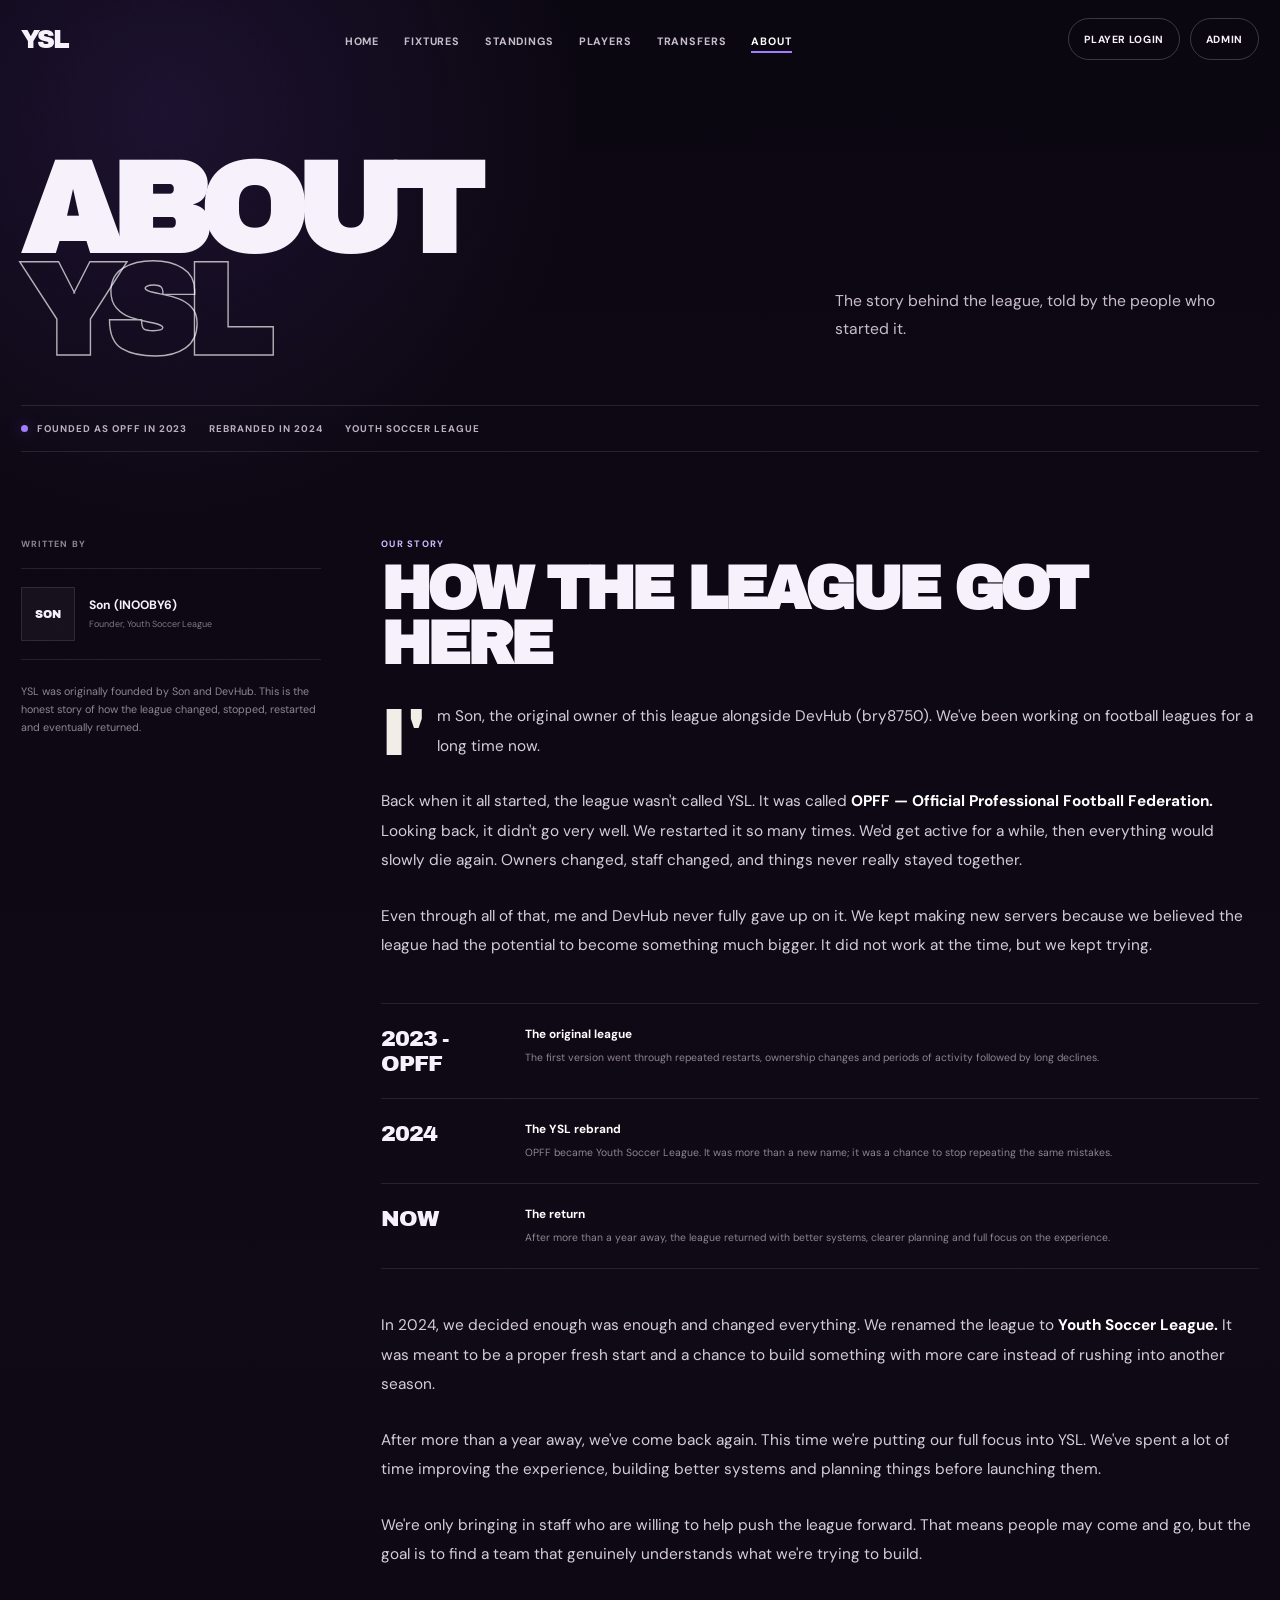
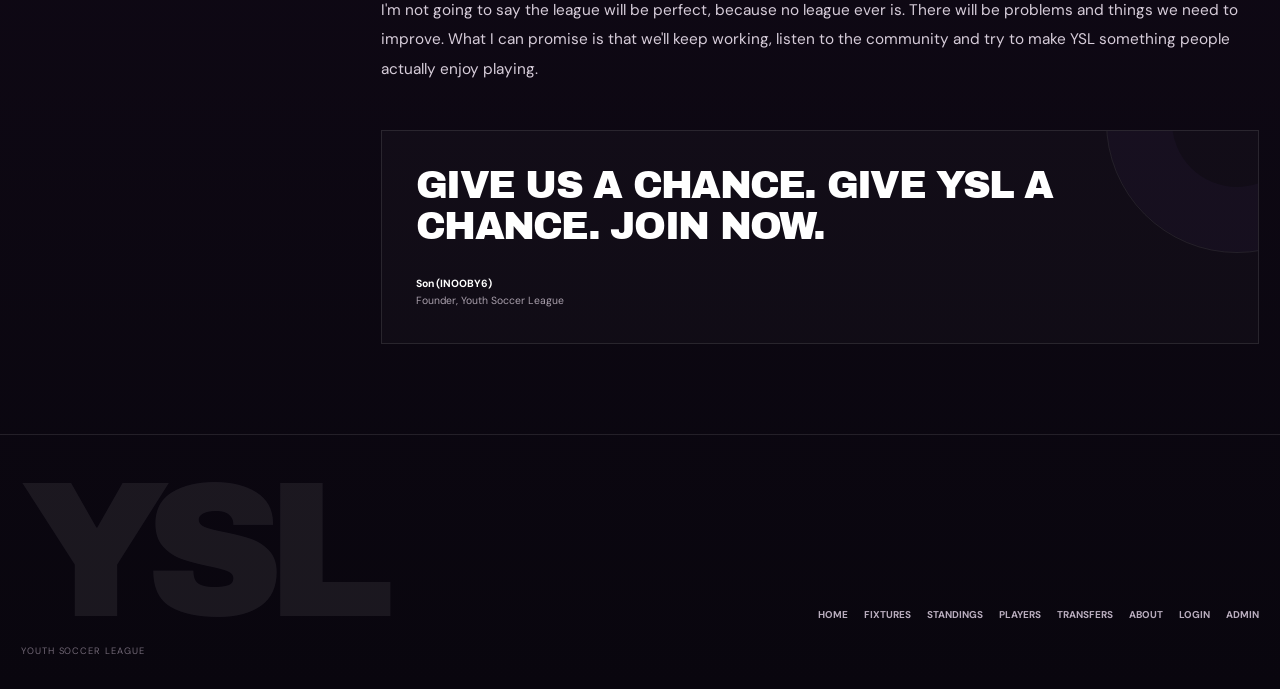
<file: about.html>
<!doctype html>
<html lang="en">
<head>
<meta charset="utf-8">
<meta name="viewport" content="width=device-width,initial-scale=1,viewport-fit=cover">
<meta name="theme-color" content="#0b0711">
<meta name="description" content="The story behind Youth Soccer League">
<title>About — YSL</title>
<link rel="preconnect" href="https://fonts.googleapis.com">
<link rel="preconnect" href="https://fonts.gstatic.com" crossorigin>
<link href="https://fonts.googleapis.com/css2?family=Archivo+Black&family=DM+Sans:wght@400;500;600;700&display=swap" rel="stylesheet">
<style>
:root{
  --bg:#0b0711;--bg2:#100916;--paper:#f2ede6;--ink:#121014;
  --text:#f7f1fb;--muted:#a69aaa;--purple:#8756e8;--purple-hot:#a47cff;
  --line:rgba(255,255,255,.10);--line2:rgba(255,255,255,.20);
  --max:1440px;--ease:cubic-bezier(.22,.84,.26,1)
}
*{box-sizing:border-box}
html{scroll-behavior:smooth;background:var(--bg);color-scheme:dark}
body{
  margin:0;
  min-height:100vh;
  overflow-x:hidden;
  color:var(--text);
  background:
    radial-gradient(circle at 13% 5%,rgba(135,86,232,.14),transparent 26rem),
    linear-gradient(180deg,var(--bg),var(--bg2) 58%,#09060e);
  font-family:"DM Sans",system-ui,sans-serif;
}
body:before{
  content:"";
  position:fixed;
  inset:0;
  z-index:90;
  pointer-events:none;
  opacity:.08;
  mix-blend-mode:soft-light;
  background-image:url("data:image/svg+xml,%3Csvg viewBox='0 0 180 180' xmlns='http://www.w3.org/2000/svg'%3E%3Cfilter id='n'%3E%3CfeTurbulence type='fractalNoise' baseFrequency='.9' numOctaves='4' stitchTiles='stitch'/%3E%3C/filter%3E%3Crect width='100%25' height='100%25' filter='url(%23n)' opacity='.34'/%3E%3C/svg%3E");
}
a{color:inherit;text-decoration:none}
button{font:inherit;cursor:pointer}
.shell{width:min(var(--max),calc(100% - 42px));margin:auto}

.site-header{
  position:fixed;
  inset:0 0 auto;
  z-index:60;
  border-bottom:1px solid transparent;
  transition:.35s;
}
.site-header.scrolled{
  background:rgba(11,7,17,.84);
  border-color:var(--line);
  backdrop-filter:blur(18px);
}
.nav{
  min-height:78px;
  display:grid;
  grid-template-columns:auto 1fr auto;
  align-items:center;
  gap:30px;
}
.brand{
  font-family:"Archivo Black";
  font-size:1.55rem;
  letter-spacing:-.08em;
  text-transform:uppercase;
}
.nav-links{
  justify-self:center;
  display:flex;
  gap:25px;
}
.nav-links a{
  position:relative;
  padding:29px 0 26px;
  color:#c8becb;
  font-size:.67rem;
  font-weight:700;
  text-transform:uppercase;
  letter-spacing:.08em;
}
.nav-links a:after{
  content:"";
  position:absolute;
  left:0;right:0;bottom:21px;
  height:2px;
  background:var(--purple-hot);
  transform:scaleX(0);
  transform-origin:right;
  transition:transform .28s var(--ease);
}
.nav-links a:hover,.nav-links a.active{color:#fff}
.nav-links a:hover:after,.nav-links a.active:after{transform:scaleX(1);transform-origin:left}
.nav-actions{display:flex;gap:10px}
.nav-button{
  min-height:42px;
  display:inline-flex;
  align-items:center;
  padding:0 15px;
  border:1px solid var(--line2);
  border-radius:999px;
  font-size:.65rem;
  font-weight:700;
  text-transform:uppercase;
  letter-spacing:.06em;
  transition:.2s;
}
.nav-button:hover{transform:translateY(-2px);background:rgba(255,255,255,.05)}
.menu-button{
  display:none;
  width:42px;height:42px;
  border:1px solid var(--line2);
  border-radius:50%;
  background:transparent;
  color:#fff;
}

.page-head{padding:160px 0 54px}
.page-head-grid{
  display:grid;
  grid-template-columns:1.28fr .72fr;
  gap:60px;
  align-items:end;
}
.page-title{
  margin:0;
  font-family:"Archivo Black";
  font-size:clamp(4.8rem,10vw,10rem);
  line-height:.8;
  letter-spacing:-.085em;
  text-transform:uppercase;
}
.page-title span{
  display:block;
  color:transparent;
  -webkit-text-stroke:1.4px rgba(255,255,255,.68);
}
.page-copy{
  max-width:430px;
  color:#c8bdcb;
  line-height:1.75;
  font-size:.98rem;
  padding-bottom:7px;
}
.page-meta{
  margin-top:40px;
  padding:16px 0;
  display:flex;
  flex-wrap:wrap;
  gap:22px;
  border-top:1px solid var(--line);
  border-bottom:1px solid var(--line);
}
.meta-item{
  display:flex;
  align-items:center;
  gap:9px;
  color:#bcb0c0;
  font-size:.61rem;
  font-weight:700;
  text-transform:uppercase;
  letter-spacing:.1em;
}
.meta-dot{
  width:7px;height:7px;
  border-radius:50%;
  background:var(--purple-hot);
  box-shadow:0 0 15px rgba(164,124,255,.45);
}

.story{padding:32px 0 90px}
.story-grid{
  display:grid;
  grid-template-columns:300px minmax(0,1fr);
  gap:60px;
}
.story-aside{
  position:sticky;
  top:120px;
  height:max-content;
}
.aside-label{
  color:#8f8493;
  font-size:.56rem;
  font-weight:700;
  text-transform:uppercase;
  letter-spacing:.12em;
}
.founder{
  display:flex;
  align-items:center;
  gap:14px;
  margin-top:18px;
  padding:18px 0;
  border-top:1px solid var(--line);
  border-bottom:1px solid var(--line);
}
.founder-mark{
  width:54px;height:54px;
  display:grid;
  place-items:center;
  border:1px solid var(--line);
  background:#17111d;
  font-family:"Archivo Black";
  font-size:.7rem;
}
.founder strong{display:block;font-size:.76rem}
.founder span{display:block;margin-top:5px;color:#817686;font-size:.56rem}
.aside-copy{
  margin-top:22px;
  color:#8f8493;
  line-height:1.7;
  font-size:.67rem;
}
.story-content{
  max-width:880px;
}
.story-kicker{
  color:#cdbdff;
  font-size:.58rem;
  font-weight:700;
  letter-spacing:.14em;
  text-transform:uppercase;
}
.story-content h2{
  margin:12px 0 30px;
  font-family:"Archivo Black";
  font-size:clamp(2rem,4.7vw,4.8rem);
  line-height:.92;
  letter-spacing:-.06em;
  text-transform:uppercase;
}
.story-content p{
  margin:0 0 26px;
  color:#d6ccd9;
  line-height:1.92;
  font-size:clamp(.93rem,1.2vw,1.04rem);
}
.story-content strong{color:#fff}
.dropcap:first-letter{
  float:left;
  margin:7px 11px 0 0;
  font-family:"Archivo Black";
  font-size:4.2rem;
  line-height:.72;
  color:var(--paper);
}
.timeline{
  margin:42px 0;
  border-top:1px solid var(--line);
}
.timeline-row{
  display:grid;
  grid-template-columns:120px 1fr;
  gap:24px;
  padding:22px 0;
  border-bottom:1px solid var(--line);
}
.timeline-year{
  font-family:"Archivo Black";
  font-size:1.4rem;
  letter-spacing:-.05em;
}
.timeline-copy strong{
  display:block;
  margin-bottom:7px;
  font-size:.74rem;
}
.timeline-copy span{
  display:block;
  color:#8f8493;
  line-height:1.65;
  font-size:.65rem;
}
.quote{
  position:relative;
  margin-top:46px;
  padding:34px;
  overflow:hidden;
  border:1px solid var(--line);
  background:rgba(255,255,255,.022);
}
.quote:after{
  content:"";
  position:absolute;
  width:260px;height:260px;
  right:-110px;top:-140px;
  border:1px solid rgba(255,255,255,.08);
  border-radius:50%;
  box-shadow:inset 0 0 0 65px rgba(135,86,232,.04);
}
.quote p{
  position:relative;
  z-index:2;
  max-width:760px;
  margin:0;
  color:#fff;
  font-family:"Archivo Black";
  font-size:clamp(1.55rem,3vw,3rem);
  line-height:1.08;
  letter-spacing:-.045em;
  text-transform:uppercase;
}
.signature{
  position:relative;
  z-index:2;
  margin-top:28px;
  color:#aaa0ad;
  font-size:.65rem;
  line-height:1.6;
}
.signature strong{color:#fff}

.footer{padding:48px 0 32px;border-top:1px solid var(--line)}
.footer-top{
  display:grid;
  grid-template-columns:1fr auto;
  align-items:end;
  gap:30px;
}
.footer-word{
  font-family:"Archivo Black";
  font-size:clamp(5rem,15vw,13rem);
  line-height:.72;
  letter-spacing:-.09em;
  color:rgba(255,255,255,.07);
}
.footer-links{
  display:flex;
  flex-wrap:wrap;
  justify-content:flex-end;
  gap:16px;
  color:#b9adbe;
  font-size:.62rem;
  font-weight:700;
  text-transform:uppercase;
}
.footer-copy{
  margin-top:24px;
  color:#716775;
  font-size:.58rem;
  text-transform:uppercase;
  letter-spacing:.1em;
}
.reveal{
  opacity:0;
  transform:translateY(28px);
  transition:opacity .75s var(--ease),transform .75s var(--ease);
}
.reveal.in{opacity:1;transform:none}
.cursor-glow{
  position:fixed;
  width:340px;height:340px;
  margin:-170px 0 0 -170px;
  pointer-events:none;
  z-index:-1;
  border-radius:50%;
  background:radial-gradient(circle,rgba(135,86,232,.09),transparent 66%);
  opacity:0;
  transition:opacity .25s;
}

@media(max-width:1050px){
  .nav-links{display:none}
  .menu-button{display:grid;place-items:center}
  .page-head-grid{grid-template-columns:1fr}
  .story-grid{grid-template-columns:1fr}
  .story-aside{position:static}
}
@media(max-width:700px){
  .shell{width:min(100% - 24px,var(--max))}
  .nav-actions .nav-button{display:none}
  .page-head{padding:135px 0 42px}
  .page-title{font-size:clamp(4rem,20vw,7rem)}
  .story{padding-top:15px}
  .timeline-row{grid-template-columns:1fr;gap:8px}
  .quote{padding:24px}
  .footer-top{grid-template-columns:1fr}
  .footer-links{justify-content:flex-start}
}
@media(prefers-reduced-motion:reduce){
  *{animation-duration:.001ms!important;animation-iteration-count:1!important;scroll-behavior:auto!important;transition-duration:.001ms!important}
  .reveal{opacity:1;transform:none}
}
</style>
</head>
<body>
<div class="cursor-glow" id="cursorGlow"></div>

<header class="site-header" id="header">
<div class="shell nav">
<a class="brand" href="index.html">YSL</a>
<nav class="nav-links" aria-label="Main navigation">
<a href="index.html">Home</a>
<a href="fixtures.html">Fixtures</a>
<a href="standings.html">Standings</a>
<a href="playersheet.html">Players</a>
<a href="transfers.html">Transfers</a>
<a class="active" href="about.html">About</a>
</nav>
<div class="nav-actions">
<a class="nav-button" href="login.html">Player login</a>
<a class="nav-button" href="admin.html">Admin</a>
<button class="menu-button" id="menuButton" aria-label="Open navigation">☰</button>
</div>
</div>
</header>

<main>
<section class="page-head">
<div class="shell">
<div class="page-head-grid">
<div><h1 class="page-title reveal">About<span>YSL</span></h1></div>
<p class="page-copy reveal">The story behind the league, told by the people who started it.</p>
</div>
<div class="page-meta reveal">
<span class="meta-item"><span class="meta-dot"></span>Founded as OPFF in 2023</span>
<span class="meta-item">Rebranded in 2024</span>
<span class="meta-item">Youth Soccer League</span>
</div>
</div>
</section>

<section class="story">
<div class="shell story-grid">
<aside class="story-aside reveal">
<div class="aside-label">Written by</div>
<div class="founder">
<div class="founder-mark">SON</div>
<div>
<strong>Son (INOOBY6)</strong>
<span>Founder, Youth Soccer League</span>
</div>
</div>
<p class="aside-copy">YSL was originally founded by Son and DevHub. This is the honest story of how the league changed, stopped, restarted and eventually returned.</p>
</aside>

<article class="story-content">
<div class="story-kicker reveal">Our story</div>
<h2 class="reveal">How the league got here</h2>

<p class="dropcap reveal">I'm Son, the original owner of this league alongside DevHub (bry8750). We've been working on football leagues for a long time now.</p>

<p class="reveal">Back when it all started, the league wasn't called YSL. It was called <strong>OPFF — Official Professional Football Federation.</strong> Looking back, it didn't go very well. We restarted it so many times. We'd get active for a while, then everything would slowly die again. Owners changed, staff changed, and things never really stayed together.</p>

<p class="reveal">Even through all of that, me and DevHub never fully gave up on it. We kept making new servers because we believed the league had the potential to become something much bigger. It did not work at the time, but we kept trying.</p>

<div class="timeline reveal">
<div class="timeline-row">
<div class="timeline-year">2023 - OPFF</div>
<div class="timeline-copy"><strong>The original league</strong><span>The first version went through repeated restarts, ownership changes and periods of activity followed by long declines.</span></div>
</div>
<div class="timeline-row">
<div class="timeline-year">2024</div>
<div class="timeline-copy"><strong>The YSL rebrand</strong><span>OPFF became Youth Soccer League. It was more than a new name; it was a chance to stop repeating the same mistakes.</span></div>
</div>
<div class="timeline-row">
<div class="timeline-year">NOW</div>
<div class="timeline-copy"><strong>The return</strong><span>After more than a year away, the league returned with better systems, clearer planning and full focus on the experience.</span></div>
</div>
</div>

<p class="reveal">In 2024, we decided enough was enough and changed everything. We renamed the league to <strong>Youth Soccer League.</strong> It was meant to be a proper fresh start and a chance to build something with more care instead of rushing into another season.</p>

<p class="reveal">After more than a year away, we've come back again. This time we're putting our full focus into YSL. We've spent a lot of time improving the experience, building better systems and planning things before launching them.</p>

<p class="reveal">We're only bringing in staff who are willing to help push the league forward. That means people may come and go, but the goal is to find a team that genuinely understands what we're trying to build.</p>

<p class="reveal">I'm not going to say the league will be perfect, because no league ever is. There will be problems and things we need to improve. What I can promise is that we'll keep working, listen to the community and try to make YSL something people actually enjoy playing.</p>

<div class="quote reveal">
<p>Give us a chance. Give YSL a chance. Join now.</p>
<div class="signature"><strong>Son (INOOBY6)</strong><br>Founder, Youth Soccer League</div>
</div>
</article>
</div>
</section>
</main>

<footer class="footer">
<div class="shell">
<div class="footer-top">
<div class="footer-word">YSL</div>
<nav class="footer-links" aria-label="Footer navigation">
<a href="index.html">Home</a>
<a href="fixtures.html">Fixtures</a>
<a href="standings.html">Standings</a>
<a href="playersheet.html">Players</a>
<a href="transfers.html">Transfers</a>
<a href="about.html">About</a>
<a href="login.html">Login</a>
<a href="admin.html">Admin</a>
</nav>
</div>
<div class="footer-copy">Youth Soccer League</div>
</div>
</footer>

<script>
const header=document.getElementById("header");
const glow=document.getElementById("cursorGlow");

function updateHeader(){
  header.classList.toggle("scrolled",scrollY>20);
}
updateHeader();
addEventListener("scroll",updateHeader,{passive:true});

if(matchMedia("(pointer:fine)").matches){
  glow.style.opacity="1";
  addEventListener("pointermove",event=>{
    glow.style.transform=`translate(${event.clientX}px,${event.clientY}px)`;
  },{passive:true});
}

const observer=new IntersectionObserver(entries=>{
  entries.forEach(entry=>{
    if(entry.isIntersecting)entry.target.classList.add("in");
  });
},{threshold:.12});

document.querySelectorAll(".reveal").forEach(element=>observer.observe(element));

document.getElementById("menuButton").onclick=()=>{
  const links=[
    ["Home","index.html"],
    ["Fixtures","fixtures.html"],
    ["Standings","standings.html"],
    ["Players","playersheet.html"],
    ["Transfers","transfers.html"],
    ["About","about.html"],
    ["Player login","login.html"],
    ["Admin","admin.html"]
  ];

  const menu=document.createElement("div");
  menu.style.cssText="position:fixed;inset:0;z-index:100;background:#0b0711;padding:24px;display:flex;flex-direction:column";
  menu.innerHTML=`<button aria-label="Close navigation" style="margin-left:auto;width:44px;height:44px;border:1px solid rgba(255,255,255,.2);border-radius:50%;background:transparent;color:white;font-size:1.2rem">×</button><nav style="display:grid;gap:8px;margin:auto 0">${links.map(([label,url],index)=>`<a href="${url}" style="font-family:'Archivo Black';font-size:clamp(2.4rem,12vw,5rem);line-height:.95;letter-spacing:-.06em;text-transform:uppercase;color:${index===5?"#fff":"#6d6370"}">${label}</a>`).join("")}</nav>`;
  menu.querySelector("button").onclick=()=>menu.remove();
  document.body.appendChild(menu);
};
</script>
</body>
</html>
</file>
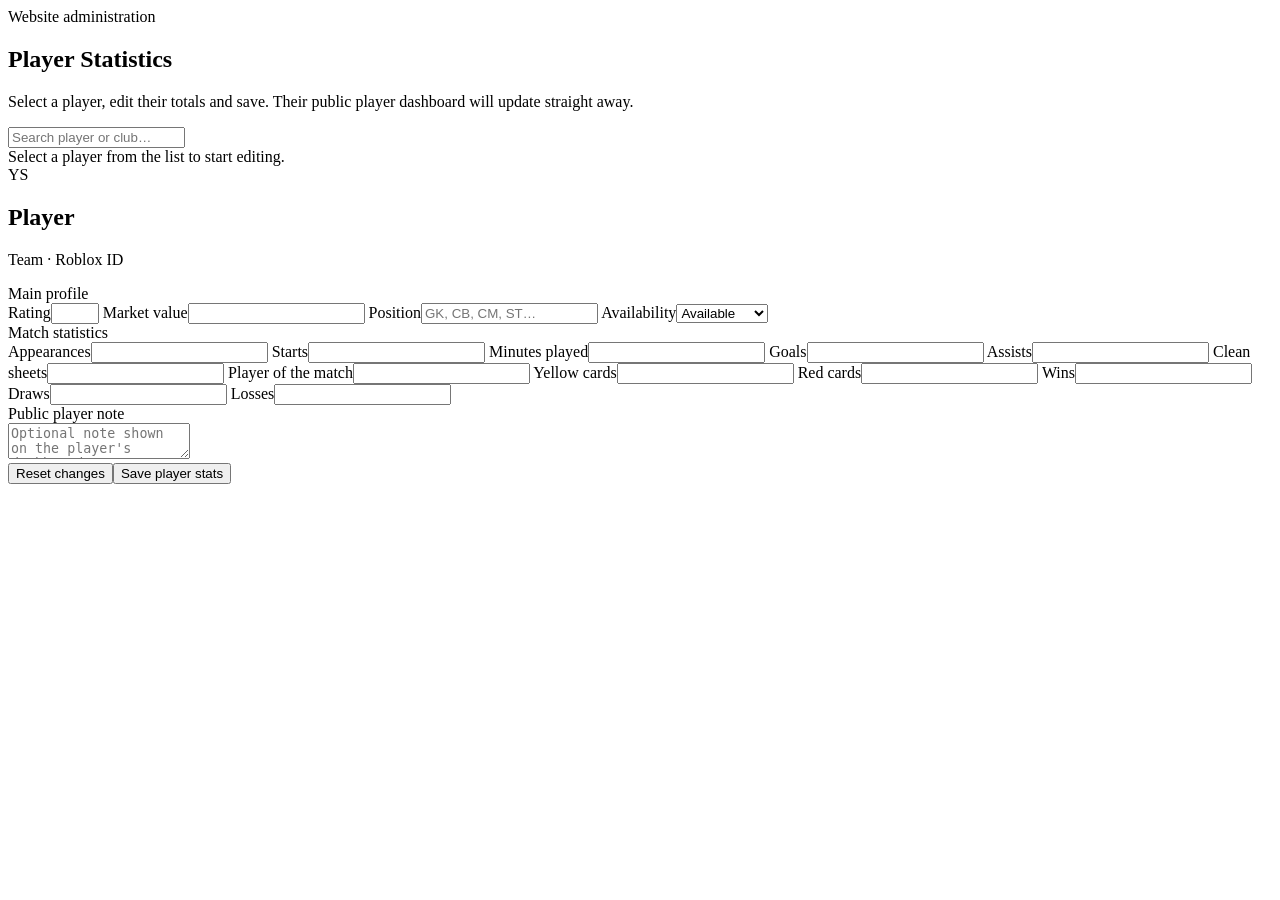
<file: admin-player-stats.html>
<!doctype html>
<html lang="en">
<head>
<meta charset="utf-8">
<meta name="viewport" content="width=device-width,initial-scale=1">
<meta name="theme-color" content="#0e0716">


<main id="adminView" class="page hidden"><div class="shell">
<section class="heading"><div><div class="eyebrow">Website administration</div><h1>Player Statistics</h1></div><p>Select a player, edit their totals and save. Their public player dashboard will update straight away.</p></section>
<section class="layout">
<aside class="panel sidebar"><div class="search"><input id="search" class="field" placeholder="Search player or club…"></div><div id="playerList" class="player-list"></div></aside>
<section class="panel editor">
<div id="empty" class="empty">Select a player from the list to start editing.</div>
<form id="editorForm" class="hidden">
<div class="player-head"><div class="selected"><div id="selectedAvatar" class="avatar">YS</div><div><h2 id="selectedName">Player</h2><p id="selectedMeta">Team · Roblox ID</p></div></div><div id="saved" class="saved"></div></div>

<div class="section-title">Main profile</div>
<div class="grid">
<label><span>Rating</span><input class="field" id="rating" type="number" min="0" max="99"></label>
<label><span>Market value</span><input class="field" id="marketValue" type="number" min="0" step="1000"></label>
<label><span>Position</span><input class="field" id="position" maxlength="50" placeholder="GK, CB, CM, ST…"></label>
<label><span>Availability</span><select class="field" id="availability"><option>Available</option><option>Injured</option><option>Suspended</option><option>Unavailable</option></select></label>
</div>

<div class="section-title">Match statistics</div>
<div class="grid">
<label><span>Appearances</span><input class="field stat" id="appearances" type="number" min="0"></label>
<label><span>Starts</span><input class="field stat" id="starts" type="number" min="0"></label>
<label><span>Minutes played</span><input class="field stat" id="minutes_played" type="number" min="0"></label>
<label><span>Goals</span><input class="field stat" id="goals" type="number" min="0"></label>
<label><span>Assists</span><input class="field stat" id="assists" type="number" min="0"></label>
<label><span>Clean sheets</span><input class="field stat" id="clean_sheets" type="number" min="0"></label>
<label><span>Player of the match</span><input class="field stat" id="player_of_the_match" type="number" min="0"></label>
<label><span>Yellow cards</span><input class="field stat" id="yellow_cards" type="number" min="0"></label>
<label><span>Red cards</span><input class="field stat" id="red_cards" type="number" min="0"></label>
<label><span>Wins</span><input class="field stat" id="wins" type="number" min="0"></label>
<label><span>Draws</span><input class="field stat" id="draws" type="number" min="0"></label>
<label><span>Losses</span><input class="field stat" id="losses" type="number" min="0"></label>
</div>

<div class="section-title">Public player note</div>
<label><textarea class="field" id="note" maxlength="500" placeholder="Optional note shown on the player's dashboard…"></textarea></label>

<div class="actions"><span id="saveStatus" class="save-status"></span><button id="resetButton" class="secondary" type="button">Reset changes</button><button class="primary" type="submit">Save player stats</button></div>
</form>
</section>
</section>
</div></main>

<script>
const $=id=>document.getElementById(id),STAT_FIELDS=["appearances","starts","minutes_played","goals","assists","clean_sheets","player_of_the_match","yellow_cards","red_cards","wins","draws","losses"];let password="",players=[],selected=null;
const esc=v=>String(v??"").replaceAll("&","&amp;").replaceAll("<","&lt;").replaceAll(">","&gt;").replaceAll('"',"&quot;").replaceAll("'","&#039;"),initials=v=>String(v||"YS").replace(/[^a-z0-9]/gi,"").slice(0,2).toUpperCase()||"YS";
async function api(url,options={}){const r=await fetch(url,{...options,headers:{"Content-Type":"application/json","X-Admin-Password":password,...(options.headers||{})}});let b={};try{b=await r.json()}catch{}if(!r.ok)throw new Error(b.error||`Request failed (${r.status})`);return b}
function avatar(url,name){return url?`<img src="${esc(url)}" alt="${esc(name)} avatar" onerror="this.parentElement.textContent='${esc(initials(name))}'">`:esc(initials(name))}
$("loginForm").addEventListener("submit",async e=>{e.preventDefault();password=$("password").value;try{await api("/api/admin/stats/login",{method:"POST"});sessionStorage.setItem("yslStatsAdminPassword",password);await openAdmin()}catch(err){$("loginMessage").textContent=err.message}})
async function openAdmin(){$("loginMessage").textContent="";const data=await api("/api/admin/stats/players");players=data.players||[];$("loginView").classList.add("hidden");$("adminView").classList.remove("hidden");renderList()}
function renderList(){const q=$("search").value.trim().toLowerCase(),filtered=players.filter(p=>!q||p.username.toLowerCase().includes(q)||String(p.team).toLowerCase().includes(q));$("playerList").innerHTML=filtered.length?filtered.map(p=>`<button class="player-row ${selected?.id===p.id?"active":""}" type="button" data-id="${esc(p.id)}"><span class="avatar">${avatar(p.avatarUrl,p.username)}</span><span class="player-copy"><strong>${esc(p.username)}</strong><span>${esc(p.team)} · ${p.active?"Active":"Inactive"}</span></span><span class="small-rating">${esc(p.rating)}</span></button>`).join(""):`<div class="empty">No players found.</div>`;$("playerList").querySelectorAll("[data-id]").forEach(b=>b.addEventListener("click",()=>selectPlayer(b.dataset.id)))}
function selectPlayer(id){selected=players.find(p=>String(p.id)===String(id));if(!selected)return;$("empty").classList.add("hidden");$("editorForm").classList.remove("hidden");$("selectedAvatar").innerHTML=avatar(selected.avatarUrl,selected.username);$("selectedName").textContent=selected.username;$("selectedMeta").textContent=`${selected.team} · Roblox ID ${selected.robloxId||"Not available"}`;$("rating").value=selected.rating;$("marketValue").value=selected.marketValue;$("position").value=selected.position==="Position not assigned"?"":selected.position;$("availability").value=selected.availability||"Available";$("note").value=selected.note||"";STAT_FIELDS.forEach(f=>$(f).value=selected.stats?.[f]??0);$("saved").textContent="";$("saveStatus").textContent="";renderList()}
$("search").addEventListener("input",renderList);$("resetButton").addEventListener("click",()=>selected&&selectPlayer(selected.id));
$("editorForm").addEventListener("submit",async e=>{e.preventDefault();if(!selected)return;const body={rating:Number($("rating").value||0),marketValue:Number($("marketValue").value||0),position:$("position").value,availability:$("availability").value,note:$("note").value};STAT_FIELDS.forEach(f=>body[f]=Number($(f).value||0));$("saveStatus").textContent="Saving…";try{await api(`/api/admin/stats/players/${encodeURIComponent(selected.id)}`,{method:"PUT",body:JSON.stringify(body)});selected={...selected,rating:body.rating,marketValue:body.marketValue,position:body.position||"Position not assigned",availability:body.availability,note:body.note,stats:Object.fromEntries(STAT_FIELDS.map(f=>[f,body[f]]))};players=players.map(p=>p.id===selected.id?selected:p);$("saveStatus").textContent="Saved successfully.";$("saved").textContent="Live on player profile";renderList()}catch(err){$("saveStatus").textContent=err.message}})
password=sessionStorage.getItem("yslStatsAdminPassword")||"";if(password)openAdmin().catch(()=>{password="";sessionStorage.removeItem("yslStatsAdminPassword")});
</script>
</body>
</html>
</file>
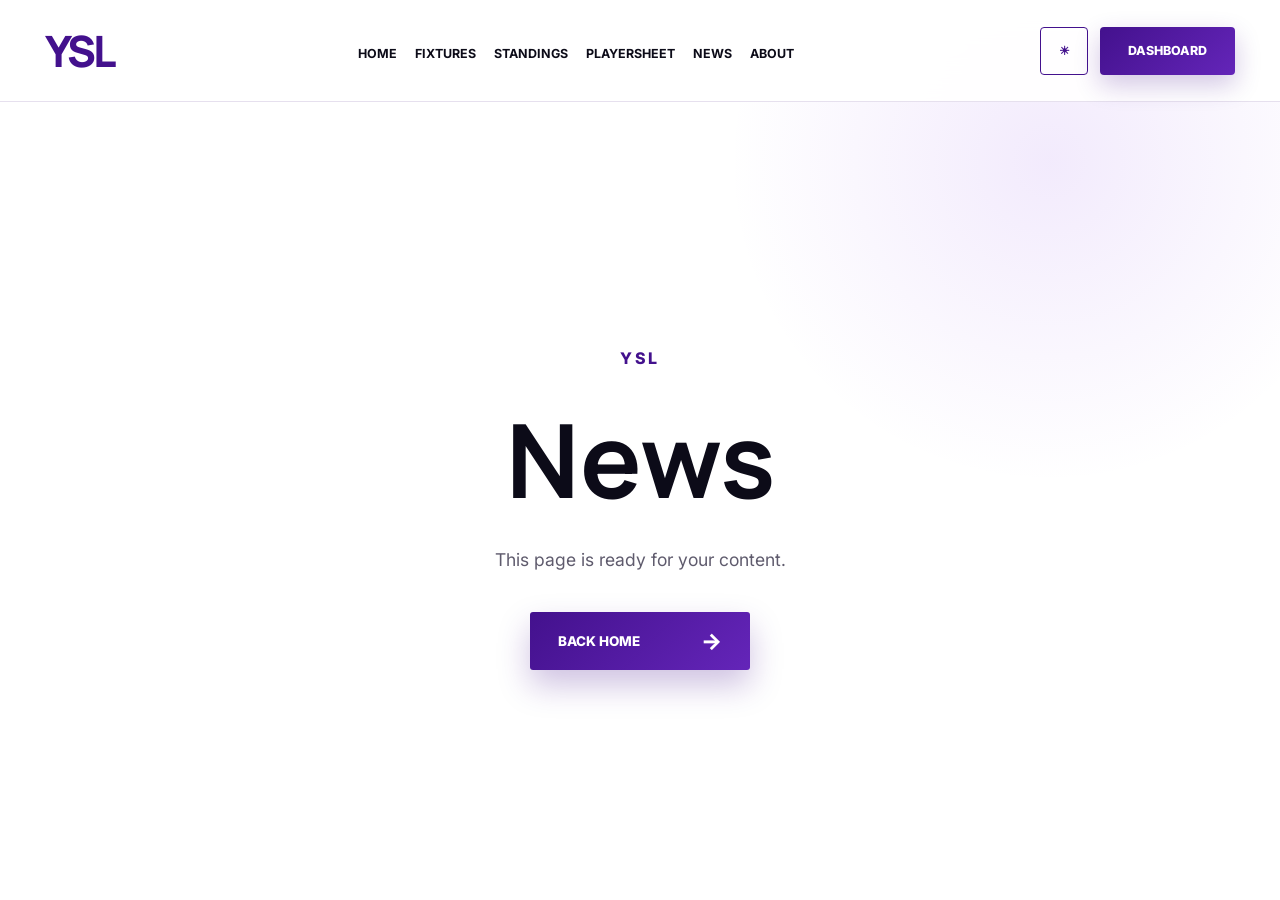
<file: news.html>
<!doctype html><html lang="en" data-theme="light"><head><meta charset="utf-8"><meta name="viewport" content="width=device-width,initial-scale=1"><title>News — YSL</title><link rel="preconnect" href="https://fonts.googleapis.com"><link rel="preconnect" href="https://fonts.gstatic.com" crossorigin><link href="https://fonts.googleapis.com/css2?family=Inter:wght@400;500;600;700;800&family=Manrope:wght@700;800&display=swap" rel="stylesheet"><link rel="stylesheet" href="assets/styles.css"></head><body><div class="page-shell"><header class="topbar"><a class="brand" href="index.html"><span class="brand-main">YSL</span><span class="brand-divider"></span><span class="brand-sub">YOUTH<br>SOCCER<br>LEAGUE</span></a><nav class="nav-links"><a href="index.html">Home</a><a href="fixtures.html">Fixtures</a><a href="standings.html">Standings</a><a href="playersheet.html">Playersheet</a><a href="news.html">News</a><a href="about.html">About</a></nav><div class="nav-actions"><button class="theme-toggle" id="themeToggle"><span class="theme-icon-sun">☀</span><span class="theme-icon-moon">☾</span></button><a class="admin-link" href="admin.html">Admin Page</a><a class="dashboard-link" href="dashboard.html">Dashboard</a></div><button class="mobile-menu" id="mobileMenu" aria-label="Open menu" aria-expanded="false"><span></span><span></span></button></header><div class="mobile-nav" id="mobileNav"><a href="index.html">Home</a><a href="fixtures.html">Fixtures</a><a href="standings.html">Standings</a><a href="playersheet.html">Playersheet</a><a href="news.html">News</a><a href="about.html">About</a><a href="admin.html">Admin Page</a><a href="dashboard.html">Dashboard</a></div><main style="min-height:calc(100vh - 102px);display:grid;place-items:center;padding:40px"><section style="text-align:center;max-width:760px"><p style="color:var(--purple);font-weight:800;text-transform:uppercase;letter-spacing:.15em">YSL</p><h1 style="font-family:Manrope,sans-serif;font-size:clamp(3rem,8vw,7rem);margin:.2em 0">News</h1><p style="color:var(--muted);font-size:1.1rem">This page is ready for your content.</p><a class="primary-button" href="index.html" style="margin-top:24px">Back Home <span>→</span></a></section></main></div><script src="assets/app.js"></script></body></html>
</file>
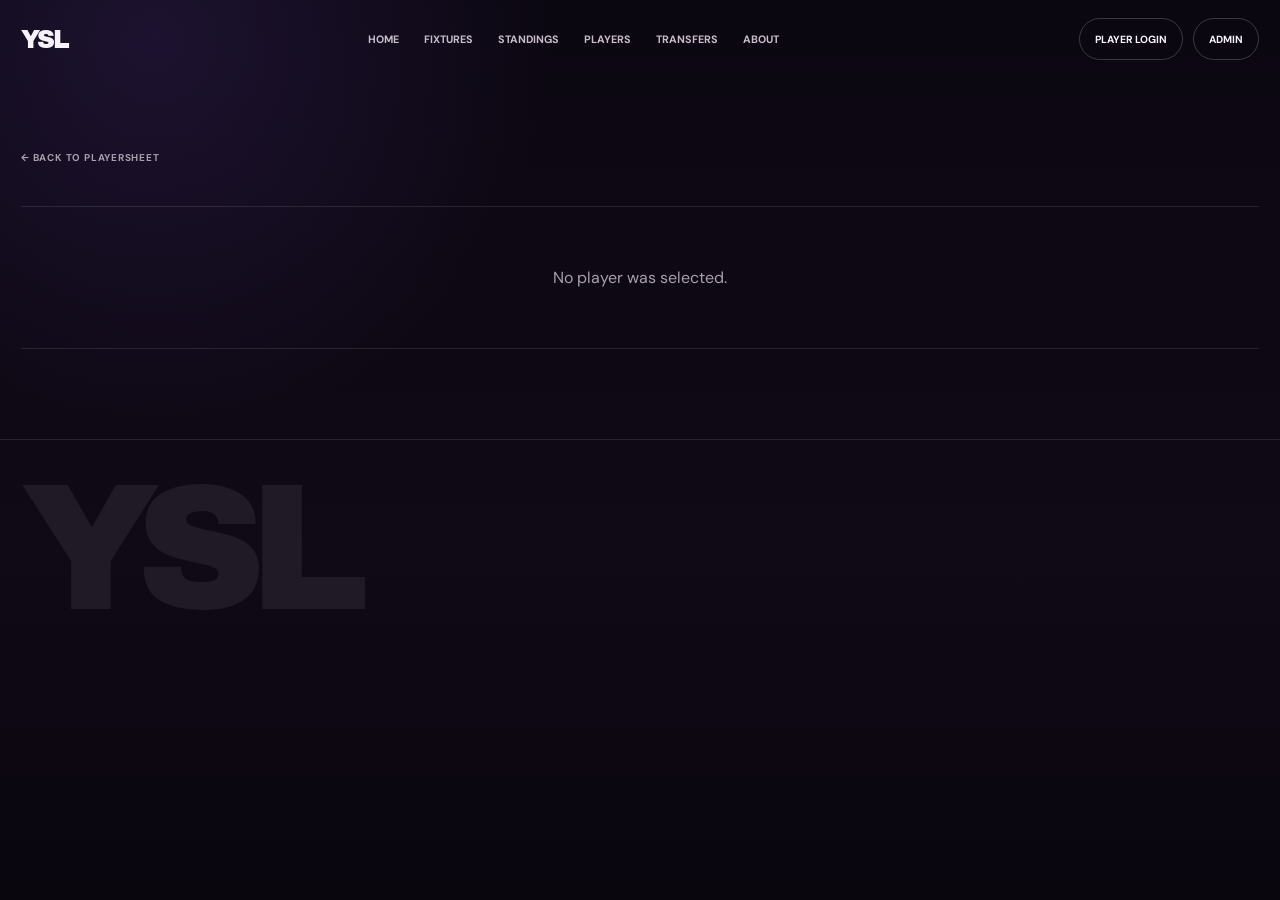
<file: player.html>
<!doctype html>
<html lang="en">
<head>
<meta charset="utf-8">
<meta name="viewport" content="width=device-width,initial-scale=1,viewport-fit=cover">
<meta name="theme-color" content="#0b0711">
<title>Player Profile — YSL</title>
<link rel="preconnect" href="https://fonts.googleapis.com">
<link rel="preconnect" href="https://fonts.gstatic.com" crossorigin>
<link href="https://fonts.googleapis.com/css2?family=Archivo+Black&family=DM+Sans:wght@400;500;600;700&display=swap" rel="stylesheet">
<style>
:root{--bg:#0b0711;--paper:#f2ede6;--ink:#121014;--text:#f7f1fb;--muted:#a69aaa;--purple:#8756e8;--purple-hot:#a47cff;--line:rgba(255,255,255,.10);--line2:rgba(255,255,255,.20);--green:#b9ff62;--red:#ff7189;--amber:#ffca68;--max:1440px;--ease:cubic-bezier(.22,.84,.26,1)}
*{box-sizing:border-box}html{background:var(--bg);color-scheme:dark}body{margin:0;min-height:100vh;color:var(--text);background:radial-gradient(circle at 12% 4%,rgba(135,86,232,.14),transparent 25rem),linear-gradient(180deg,#0b0711,#100916 62%,#09060e);font-family:"DM Sans",sans-serif}a{color:inherit;text-decoration:none}.shell{width:min(var(--max),calc(100% - 42px));margin:auto}
header{position:fixed;inset:0 0 auto;z-index:50;border-bottom:1px solid transparent;transition:.3s}header.scrolled{background:rgba(11,7,17,.85);border-color:var(--line);backdrop-filter:blur(18px)}.nav{min-height:78px;display:grid;grid-template-columns:auto 1fr auto;align-items:center}.brand{font-family:"Archivo Black";font-size:1.55rem;letter-spacing:-.08em}.links{justify-self:center;display:flex;gap:25px}.links a{font-size:.67rem;font-weight:700;text-transform:uppercase;color:#c8becb}.actions{display:flex;gap:10px}.button{min-height:42px;display:inline-flex;align-items:center;padding:0 15px;border:1px solid var(--line2);border-radius:999px;font-size:.65rem;font-weight:700;text-transform:uppercase}
main{padding:145px 0 90px}.back{display:inline-flex;gap:10px;align-items:center;color:#a99eac;font-size:.62rem;font-weight:700;text-transform:uppercase;letter-spacing:.08em}.hero{display:grid;grid-template-columns:330px 1fr;gap:55px;align-items:end;margin-top:35px;padding-bottom:45px;border-bottom:1px solid var(--line)}.portrait{aspect-ratio:1;display:grid;place-items:center;overflow:hidden;border:1px solid var(--line);background:#17111d;font-family:"Archivo Black";font-size:4rem}.portrait img{width:100%;height:100%;object-fit:cover}.eyebrow{color:#cdbdff;font-size:.59rem;font-weight:700;text-transform:uppercase;letter-spacing:.14em}.name{margin:12px 0 18px;font-family:"Archivo Black";font-size:clamp(3.3rem,7vw,7.3rem);line-height:.82;letter-spacing:-.075em;text-transform:uppercase}.identity{display:flex;flex-wrap:wrap;align-items:center;gap:18px}.club{display:flex;align-items:center;gap:11px}.club-logo{width:46px;height:46px;display:grid;place-items:center;overflow:hidden;border:1px solid var(--line);background:#17111d;font-family:"Archivo Black";font-size:.55rem}.club-logo img{width:100%;height:100%;object-fit:contain;padding:5px}.club-copy strong,.club-copy span{display:block}.club-copy strong{font-size:.75rem}.club-copy span{margin-top:4px;color:#817686;font-size:.55rem}.pill{padding:9px 11px;border:1px solid var(--line);font-size:.57rem;font-weight:700;text-transform:uppercase}.rating{margin-left:auto;font-family:"Archivo Black";font-size:5rem;line-height:.8;letter-spacing:-.08em}.rating small{display:block;margin-top:10px;color:#7d7280;font-family:"DM Sans";font-size:.54rem;letter-spacing:.1em;text-transform:uppercase;text-align:right}
.stats{display:grid;grid-template-columns:repeat(6,1fr);border-left:1px solid var(--line);border-top:1px solid var(--line);margin-top:50px}.stat{min-height:135px;padding:20px;border-right:1px solid var(--line);border-bottom:1px solid var(--line)}.stat span{color:#8f8493;font-size:.54rem;font-weight:700;text-transform:uppercase;letter-spacing:.1em}.stat strong{display:block;margin-top:25px;font-family:"Archivo Black";font-size:2.5rem;line-height:.9;letter-spacing:-.06em}
.grid{display:grid;grid-template-columns:1fr .72fr;gap:16px;margin-top:48px}.panel{border:1px solid var(--line);background:rgba(255,255,255,.018)}.panel-head{display:flex;align-items:center;justify-content:space-between;padding:18px 20px;border-bottom:1px solid var(--line)}.panel-head h2{margin:0;font-family:"Archivo Black";font-size:1.15rem;letter-spacing:-.04em;text-transform:uppercase}.panel-head span{color:#8d8291;font-size:.56rem;text-transform:uppercase}.info-grid{display:grid;grid-template-columns:repeat(2,1fr)}.info{padding:21px;border-right:1px solid var(--line);border-bottom:1px solid var(--line)}.info:nth-child(2n){border-right:0}.info span{color:#817686;font-size:.53rem;text-transform:uppercase}.info strong{display:block;margin-top:8px;font-size:.76rem}.note{padding:22px;color:#beb3c1;line-height:1.75;font-size:.74rem}.transfers{display:grid}.transfer{display:grid;grid-template-columns:1fr 35px 1fr auto;align-items:center;gap:13px;padding:17px 20px;border-bottom:1px solid var(--line)}.transfer:last-child{border-bottom:0}.transfer-club{display:flex;align-items:center;gap:9px}.transfer-logo{width:34px;height:34px;display:grid;place-items:center;overflow:hidden;border:1px solid var(--line);font-size:.45rem;font-weight:700}.transfer-logo img{width:100%;height:100%;object-fit:contain;padding:4px}.transfer-value{text-align:right;font-size:.63rem;font-weight:700}.transfer-value span{display:block;margin-top:5px;color:#776d7b;font-size:.51rem}.empty{padding:35px 20px;color:#8c818f;text-align:center;font-size:.68rem}.error{margin-top:40px;padding:60px;border-top:1px solid var(--line);border-bottom:1px solid var(--line);color:#a99eac;text-align:center}
footer{padding:45px 0 30px;border-top:1px solid var(--line)}.footer-word{font-family:"Archivo Black";font-size:clamp(5rem,14vw,12rem);line-height:.72;letter-spacing:-.09em;color:rgba(255,255,255,.07)}
@media(max-width:1000px){.links{display:none}.hero{grid-template-columns:250px 1fr}.stats{grid-template-columns:repeat(3,1fr)}.grid{grid-template-columns:1fr}}@media(max-width:700px){.shell{width:calc(100% - 24px)}.actions .button:first-child{display:none}.hero{grid-template-columns:1fr;gap:25px}.portrait{width:190px}.rating{margin-left:0}.stats{grid-template-columns:1fr 1fr}.identity{align-items:flex-start}.transfer{grid-template-columns:1fr 25px 1fr}.transfer-value{grid-column:1/-1;text-align:left}}
</style>
</head>
<body>
<header id="header"><div class="shell nav"><a class="brand" href="index.html">YSL</a><nav class="links"><a href="index.html">Home</a><a href="fixtures.html">Fixtures</a><a href="standings.html">Standings</a><a href="playersheet.html">Players</a><a href="transfers.html">Transfers</a><a href="about.html">About</a></nav><div class="actions"><a class="button" href="login.html">Player login</a><a class="button" href="admin.html">Admin</a></div></div></header>
<main><div class="shell"><a class="back" href="playersheet.html">← Back to playersheet</a><div id="content"><div class="error">Loading player profile…</div></div></div></main>
<footer><div class="shell"><div class="footer-word">YSL</div></div></footer>
<script>
const $=id=>document.getElementById(id),esc=v=>String(v??"").replaceAll("&","&amp;").replaceAll("<","&lt;").replaceAll(">","&gt;").replaceAll('"',"&quot;").replaceAll("'","&#039;"),initials=v=>String(v||"?").split(/\s+/).filter(Boolean).map(x=>x[0]).join("").slice(0,3).toUpperCase(),money=v=>new Intl.NumberFormat("en-GB",{style:"currency",currency:"GBP",maximumFractionDigits:0}).format(Number(v||0)),date=v=>v?new Intl.DateTimeFormat("en-GB",{day:"numeric",month:"short",year:"numeric"}).format(new Date(v)):"Date unknown";
addEventListener("scroll",()=>$("header").classList.toggle("scrolled",scrollY>20),{passive:true});
function img(url,name,cover=false){return url?`<img src="${esc(url)}" alt="${esc(name)}" style="object-fit:${cover?"cover":"contain"}" onerror="this.parentElement.textContent='${esc(initials(name))}'">`:esc(initials(name))}
function transferLogo(url,name){return `<div class="transfer-logo">${img(url,name)}</div>`}
async function fetchJsonProfile(url){
  const response=await fetch(url,{cache:"no-store",headers:{Accept:"application/json"}});
  const contentType=response.headers.get("content-type")||"";
  if(!contentType.includes("application/json")){
    const text=await response.text();
    throw new Error(response.status===404
      ?"Player profile API route was not found on the server."
      :"The server returned an HTML page instead of player data.");
  }
  const body=await response.json();
  if(!response.ok)throw new Error(body.error||`Request failed (${response.status})`);
  return body;
}

async function load(){
  const id=new URLSearchParams(location.search).get("id");
  if(!id){
    $("content").innerHTML=`<div class="error">No player was selected.</div>`;
    return;
  }

  const endpoints=[
    `/api/public/players/${encodeURIComponent(id)}`,
    `/api/players/${encodeURIComponent(id)}`
  ];

  let body=null;
  let lastError=null;

  for(const endpoint of endpoints){
    try{
      body=await fetchJsonProfile(endpoint);
      break;
    }catch(error){
      lastError=error;
    }
  }

  if(!body){
    $("content").innerHTML=`<div class="error">${esc(lastError?.message||"Could not load player.")}</div>`;
    return;
  }

  try{
    const p=body.player||body;
    const s=p.stats||{};
    const transfers=Array.isArray(p.transfers)?p.transfers:[];
    document.title=`${p.username} — YSL`;

    $("content").innerHTML=`<section class="hero"><div class="portrait">${img(p.avatarUrl,p.username,true)}</div><div><div class="eyebrow">${esc(body.season||"Current season")}</div><h1 class="name">${esc(p.username)}</h1><div class="identity"><div class="club"><div class="club-logo">${img(p.teamLogo,p.team)}</div><div class="club-copy"><strong>${esc(p.team)}</strong><span>Current club</span></div></div><span class="pill">${esc(p.position||"—")}</span><span class="pill">${esc(p.role)}</span><span class="pill">${esc(p.availability)}</span><div class="rating">${esc(p.rating)}<small>Rating</small></div></div></div></section><section class="stats"><article class="stat"><span>Appearances</span><strong>${esc(s.appearances||0)}</strong></article><article class="stat"><span>Goals</span><strong>${esc(s.goals||0)}</strong></article><article class="stat"><span>Assists</span><strong>${esc(s.assists||0)}</strong></article><article class="stat"><span>Contributions</span><strong>${esc(s.contributions||0)}</strong></article><article class="stat"><span>Player of match</span><strong>${esc(s.potm||0)}</strong></article><article class="stat"><span>Clean sheets</span><strong>${esc(s.cleanSheets||0)}</strong></article></section><section class="grid"><article class="panel"><div class="panel-head"><h2>Player information</h2><span>Public profile</span></div><div class="info-grid"><div class="info"><span>Roblox ID</span><strong>${esc(p.robloxId||"Not available")}</strong></div><div class="info"><span>Market value</span><strong>${money(p.value)}</strong></div><div class="info"><span>Starts</span><strong>${esc(s.starts||0)}</strong></div><div class="info"><span>Minutes played</span><strong>${esc(s.minutesPlayed||0)}</strong></div><div class="info"><span>Wins / Draws / Losses</span><strong>${esc(s.wins||0)} / ${esc(s.draws||0)} / ${esc(s.losses||0)}</strong></div><div class="info"><span>Cards</span><strong>${esc(s.yellowCards||0)} yellow · ${esc(s.redCards||0)} red</strong></div></div><div class="note">${esc(p.note||"No public player note has been added.")}</div></article><article class="panel"><div class="panel-head"><h2>Transfer history</h2><span>${transfers.length} moves</span></div><div class="transfers">${transfers.length?transfers.map(t=>`<div class="transfer"><div class="transfer-club">${transferLogo(t.fromTeamLogo,t.fromTeam)}<span>${esc(t.fromTeam)}</span></div><span>→</span><div class="transfer-club">${transferLogo(t.toTeamLogo,t.toTeam)}<span>${esc(t.toTeam)}</span></div><div class="transfer-value">${t.value?money(t.value):"Free"}<span>${date(t.date)}</span></div></div>`).join(""):`<div class="empty">No transfer history recorded.</div>`}</div></article></section>`;
  }catch(error){
    $("content").innerHTML=`<div class="error">${esc(error.message||"Could not display player profile.")}</div>`;
  }
}
load();
</script>
</body>
</html>
</file>
<file: assets/styles.css>
:root{--bg:#fff;--surface:#fff;--text:#0c0b18;--muted:#5f5b6d;--line:#e6e0ee;--purple:#43118d;--purple2:#6425b9;--accent:#8c45e9;--shadow:0 18px 55px rgba(72,25,130,.10)}
html[data-theme=dark]{--bg:#14091f;--surface:#1b0d29;--text:#f7f1ff;--muted:#b9abc7;--line:#382347;--purple:#a865ff;--purple2:#7a34d3;--accent:#d09aff;--shadow:0 22px 60px rgba(0,0,0,.3)}
*{box-sizing:border-box}html,body{margin:0;min-width:320px;min-height:100%}body{font-family:Inter,sans-serif;color:var(--text);background:radial-gradient(circle at 82% 18%,color-mix(in srgb,var(--accent) 11%,transparent),transparent 25%),var(--bg);transition:.35s}a{color:inherit;text-decoration:none}.page-shell{min-height:100vh;display:grid;grid-template-rows:102px 1fr}
.topbar{position:relative;z-index:20;display:grid;grid-template-columns:auto 1fr auto;align-items:center;gap:28px;padding:0 3.5vw;border-bottom:1px solid var(--line);background:color-mix(in srgb,var(--surface) 92%,transparent);backdrop-filter:blur(18px)}.brand{display:flex;align-items:center;gap:14px}.brand-main{color:var(--purple);font:800 clamp(2.7rem,3.2vw,4rem)/1 Manrope,sans-serif;letter-spacing:-.08em}.brand-divider{width:1px;height:54px;background:var(--purple);opacity:.45}.brand-sub{font-size:.78rem;line-height:1.08;font-weight:700}
.nav-links{justify-self:center;display:flex;gap:clamp(18px,2.3vw,40px)}.nav-links a{position:relative;padding:38px 0 33px;font-size:.78rem;font-weight:700;text-transform:uppercase}.nav-links a:after{content:"";position:absolute;left:50%;right:50%;bottom:0;height:3px;background:var(--purple);transition:.25s}.nav-links a:hover:after,.nav-links a.active:after{left:0;right:0}
.nav-actions{display:flex;align-items:center;gap:12px}.theme-toggle,.admin-link,.dashboard-link{min-height:48px;border-radius:4px;font-size:.78rem;font-weight:800;text-transform:uppercase;transition:.2s}.theme-toggle:hover,.admin-link:hover,.dashboard-link:hover{transform:translateY(-2px)}.theme-toggle{width:48px;border:1px solid var(--purple);color:var(--purple);background:transparent;cursor:pointer}.theme-icon-moon{display:none}html[data-theme=dark] .theme-icon-sun{display:none}html[data-theme=dark] .theme-icon-moon{display:inline}.admin-link{display:flex;align-items:center;padding:0 24px;border:1px solid var(--purple);color:var(--purple)}.dashboard-link{display:flex;align-items:center;padding:0 28px;color:#fff;background:linear-gradient(135deg,var(--purple),var(--purple2));box-shadow:0 10px 26px color-mix(in srgb,var(--purple) 24%,transparent)}
.mobile-menu,.mobile-nav{display:none}.home{position:relative;min-height:calc(100vh - 102px);display:grid;grid-template-rows:1fr auto;overflow:hidden}.social-rail{position:absolute;left:3.8vw;top:16%;z-index:6;display:flex;flex-direction:column;align-items:center;gap:27px}.social-rail a{font-weight:800}.social-line{width:1px;height:160px;background:linear-gradient(var(--purple),transparent)}
.hero{min-height:0;display:grid;grid-template-columns:52% 48%;align-items:center;padding:3.2vh 4vw 2vh 12.7vw}.hero-copy{position:relative;z-index:4}.hero h1{margin:0;font:800 1em/.85 Manrope,sans-serif;letter-spacing:-.07em}.hero-ysl,.hero-reimagined{display:block}.hero-ysl{color:var(--purple);font-size:clamp(6rem,10vw,11.5rem)}.hero-reimagined{margin-top:22px;color:var(--text);font-size:clamp(3.2rem,5.4vw,6.4rem)}.hero-copy p{margin:34px 0 0;font-size:clamp(1.1rem,1.6vw,2rem);font-weight:500}.hero-buttons{display:flex;gap:28px;margin-top:45px}.primary-button,.secondary-button{min-height:58px;display:inline-flex;align-items:center;justify-content:center;padding:0 28px;border-radius:3px;font-size:.84rem;font-weight:800;text-transform:uppercase;transition:.22s}.primary-button:hover,.secondary-button:hover{transform:translateY(-3px)}.primary-button{min-width:220px;justify-content:space-between;color:#fff;background:linear-gradient(135deg,var(--purple),var(--purple2));box-shadow:0 15px 32px color-mix(in srgb,var(--purple) 26%,transparent)}.primary-button span{margin-left:30px;font-size:1.4rem}.secondary-button{min-width:215px;border:1px solid var(--purple);color:var(--purple)}
.hero-art{position:relative;height:100%;min-height:430px}.stripe,.line{position:absolute;transform:skewX(-33deg)}.stripe{background:linear-gradient(135deg,var(--purple2),var(--purple));box-shadow:0 18px 45px color-mix(in srgb,var(--purple) 14%,transparent)}.stripe-1{width:32%;height:82%;top:2%;left:26%}.stripe-2{width:24%;height:55%;right:5%;bottom:3%;opacity:.12}.stripe-3{width:7%;height:60%;left:56%;bottom:3%;background:transparent;border:1px solid color-mix(in srgb,var(--purple) 45%,transparent)}.line{width:2px;background:var(--purple)}.line-1{height:64%;right:11%;top:10%}.line-2{height:45%;left:64%;bottom:2%;opacity:.45}
.fixtures-preview{position:relative;z-index:5;padding:0 7vw 3.2vh}.fixtures-heading{display:flex;align-items:center;justify-content:center;gap:22px;margin-bottom:18px}.fixtures-heading span{width:58px;height:2px;background:var(--purple)}.fixtures-heading h2{margin:0;font-size:1.15rem;text-transform:uppercase}.fixture-grid{display:grid;grid-template-columns:repeat(3,1fr);gap:12px}.fixture-card{min-height:188px;padding:16px 26px 20px;border:1px solid var(--line);border-radius:11px;background:color-mix(in srgb,var(--surface) 94%,transparent);box-shadow:var(--shadow);transition:.22s}.fixture-card:hover{transform:translateY(-5px)}.fixture-date{width:max-content;margin:0 auto 16px;padding:6px 14px;border-radius:4px;color:#fff;background:linear-gradient(135deg,var(--purple),var(--purple2));font-size:.7rem;font-weight:800}.fixture-teams{display:grid;grid-template-columns:1fr auto 1fr;align-items:center;gap:18px}.team-block{display:grid;justify-items:center;gap:8px;text-align:center}.team-badge{width:54px;height:54px;display:grid;place-items:center;border:2px solid color-mix(in srgb,var(--muted) 45%,transparent);border-radius:16px 16px 22px 22px;color:var(--muted);font-size:1.35rem}.team-block strong{font-size:.78rem}.versus{color:var(--purple);font-size:1.22rem;font-weight:800}.venue{margin-top:18px;text-align:center;font-size:.73rem}
[contenteditable=true]:focus{outline:2px solid color-mix(in srgb,var(--purple) 50%,transparent);outline-offset:3px}
@media(max-width:1280px){.brand-sub,.brand-divider,.admin-link{display:none}.nav-links{gap:18px}}
@media(max-width:980px){.page-shell{grid-template-rows:82px 1fr}.topbar{grid-template-columns:1fr auto;padding:0 22px}.nav-links,.nav-actions{display:none}.mobile-menu{display:block;position:relative;width:44px;height:44px;border:1px solid var(--line);border-radius:8px;background:var(--surface)}.mobile-menu span{position:absolute;left:12px;width:20px;height:2px;background:var(--text)}.mobile-menu span:first-child{top:15px}.mobile-menu span:last-child{top:25px}.mobile-nav{position:fixed;inset:82px 0 auto;z-index:19;grid-template-columns:repeat(2,1fr);gap:10px;padding:20px;border-bottom:1px solid var(--line);background:var(--surface)}.mobile-nav.open{display:grid}.mobile-nav a{padding:14px;border:1px solid var(--line);border-radius:8px;font-size:.78rem;font-weight:700;text-align:center}.home{overflow:visible}.hero{grid-template-columns:1fr;padding:70px 24px 20px 80px}.hero-art{position:absolute;inset:0 0 auto 45%;height:520px;opacity:.35;pointer-events:none}.fixture-grid{grid-template-columns:1fr}.fixtures-preview{padding:30px 24px 50px}}
@media(max-width:620px){.hero{padding-left:24px}.social-rail{display:none}.hero-ysl{font-size:5.4rem}.hero-reimagined{font-size:2.6rem}.hero-copy p{font-size:1rem}.hero-buttons{flex-direction:column;gap:12px}.primary-button,.secondary-button{width:100%}.hero-art{left:20%;opacity:.16}}
</file>
